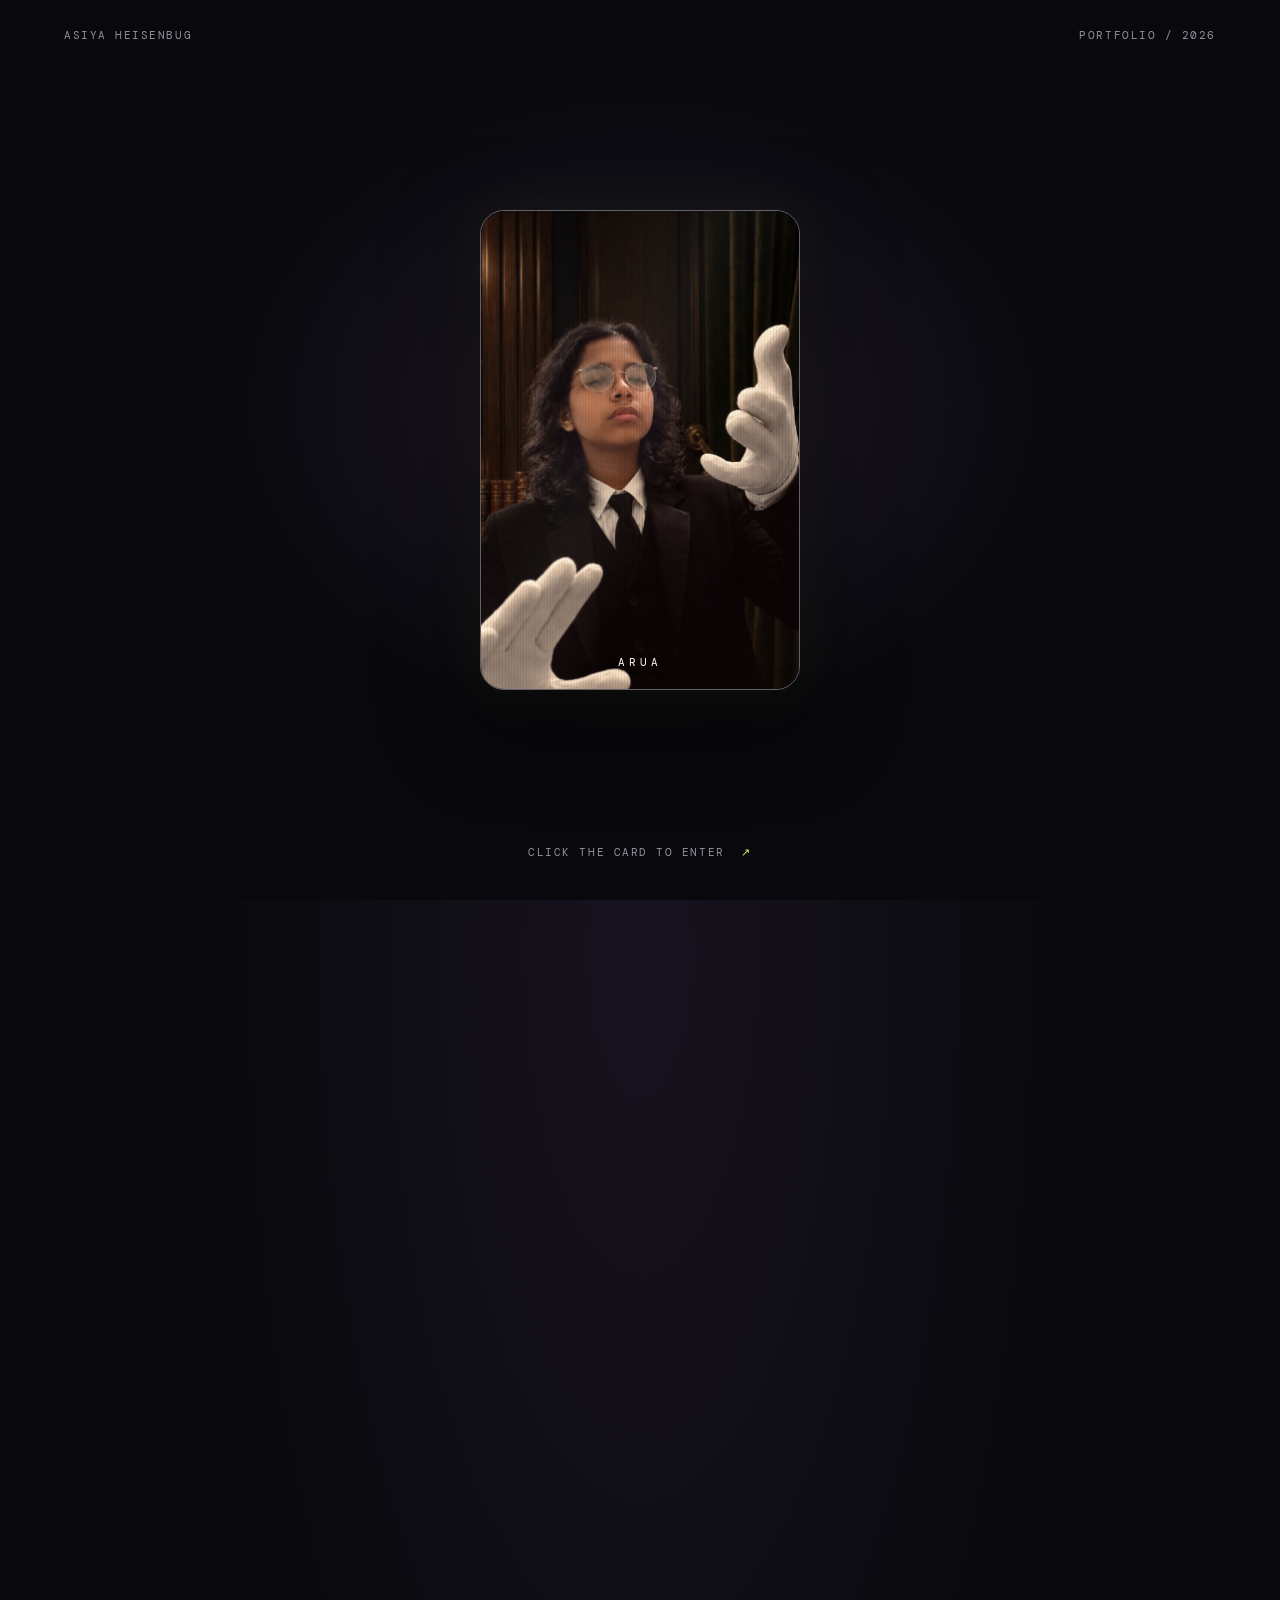
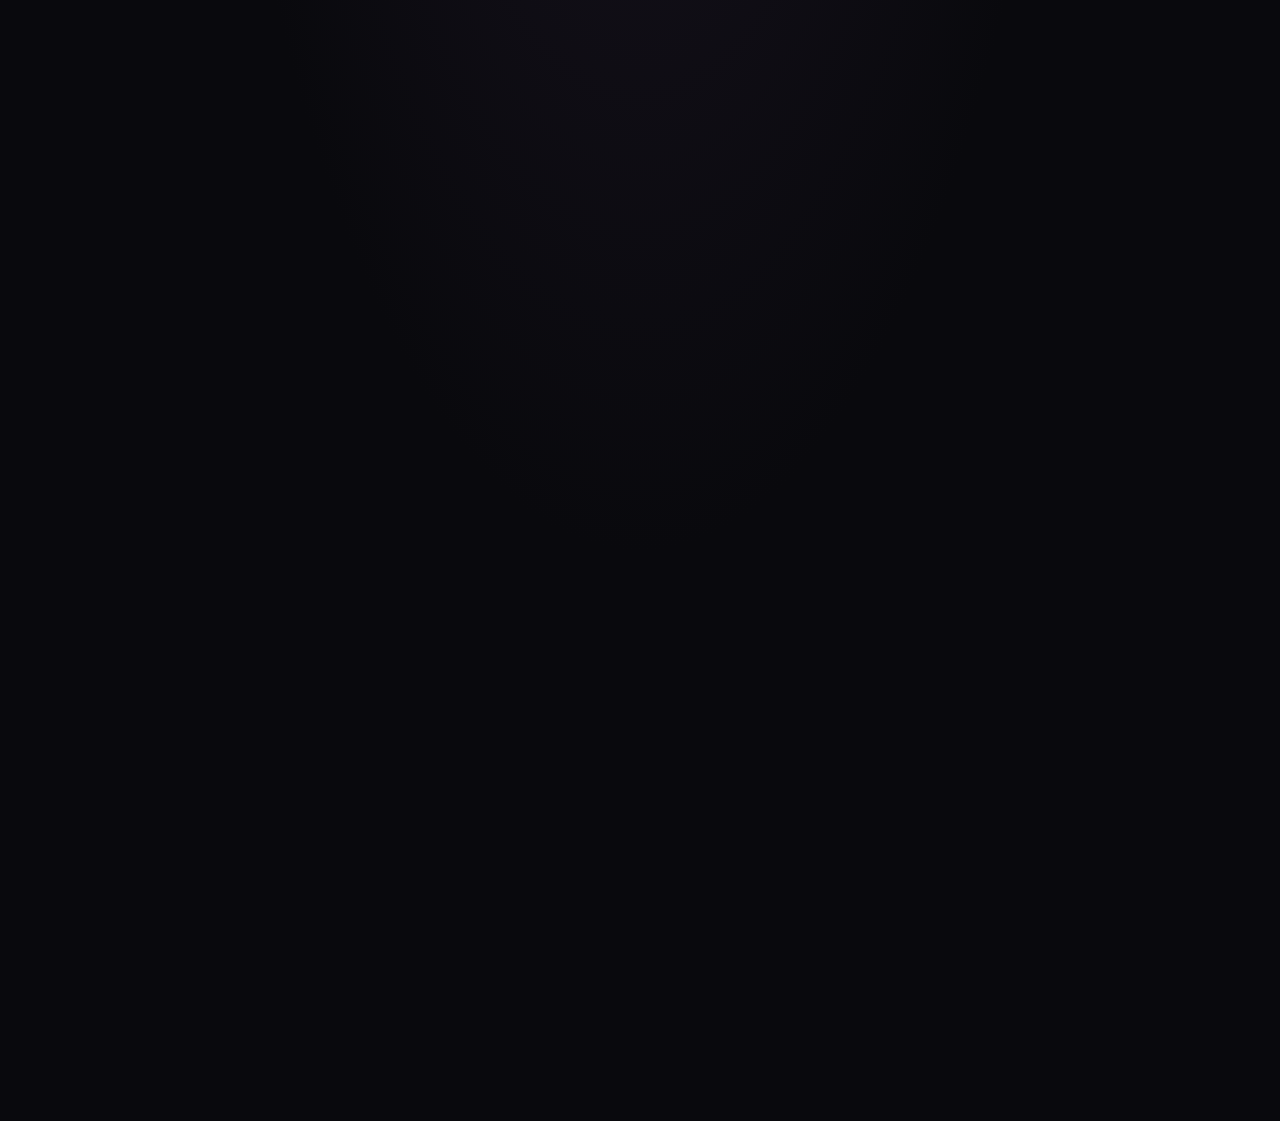
<file: index.html>
<!DOCTYPE html>
<html lang="en">
<head>
  <meta charset="UTF-8">
  <meta name="viewport" content="width=device-width, initial-scale=1.0">
  <meta name="theme-color" content="#09090d">
  <title>Asiya Heisenbug — Portfolio</title>
  <link rel="stylesheet" href="card.css">
  <script src="card.js" defer></script>
</head>
<body>
  <div class="entry-stage" id="entry-stage">
    <div class="entry-brand" aria-hidden="true">
      <span>ASIYA HEISENBUG</span>
      <span>PORTFOLIO / 2026</span>
    </div>
    <div
      class="portfolio-card"
      id="card"
      role="button"
      tabindex="0"
      aria-label="Open Asiya's portfolio"
      aria-pressed="false"
    >
      <canvas id="lenticular"></canvas>
      <div class="shine"></div>
      <div class="card-label">ARUA</div>
    </div>
    <p class="click-hint">CLICK THE CARD TO ENTER <span>↗</span></p>
  </div>

  <main class="site-content" id="top">
    <header class="site-header">
      <a class="wordmark" href="#top">ASIYA<span>®</span></a>
      <nav aria-label="Main navigation">
        <a href="#about">ABOUT</a>
        <a href="#projects">PROJECTS</a>
        <a href="#hobbies">HOBBIES</a>
      </nav>
      <button class="music-toggle" id="music-toggle" type="button" aria-pressed="false">
        SOUND: OFF
      </button>
    </header>

    <p class="music-status" id="music-status" role="status" aria-live="polite"></p>

    <section class="about section-shell" id="about">
      <p class="eyebrow"><span>01</span> THE PERSON BEHIND THE PIXELS</p>
      <div class="about-copy">
        <h1>Hi, I’m Asiya.<br><span class="accent-text">I make things</span> happen.</h1>
        <p class="typewriter-copy">
          <span id="typed-intro"></span><span class="cursor" aria-hidden="true"></span>
        </p>
      </div>
      <div class="about-foot">
        <span>THIRD-YEAR BSc COMPUTER SCIENCE (AI)</span>
        <span>BUILT WITH CURIOSITY &amp; A LITTLE ATTITUDE</span>
      </div>
    </section>

    <section class="projects section-shell" id="projects">
      <div class="section-heading">
        <p class="eyebrow"><span>02</span> THINGS I’VE BUILT</p>
        <h2>Selected <span class="accent-text">projects</span></h2>
      </div>
      <div class="project-list">
        <article class="project-row">
          <div class="project-notes">
            <span class="project-index">PROJECT 01 / PRIVACY + AI</span>
            <p>A privacy-minded gateway exploring the detection and de-identification of PHI and PII.</p>
          </div>
          <a
            class="project-link"
            href="https://github.com/Asiya-Heisenbug/P2-PHI-PII-de-identification-gateway_"
            target="_blank"
            rel="noopener noreferrer"
          >
            <span class="project-name">PHI / PII<br>GATEWAY</span>
            <span class="project-arrow" aria-hidden="true">↗</span>
          </a>
        </article>

        <article class="project-row">
          <div class="project-notes">
            <span class="project-index">PROJECT 02 / AUDIO + STORY</span>
            <p>An experiment in dialogue dubbing, where voices and storytelling meet a bit of code.</p>
          </div>
          <a
            class="project-link"
            href="https://github.com/Asiya-Heisenbug/Dialogue-dubber"
            target="_blank"
            rel="noopener noreferrer"
          >
            <span class="project-name">DIALOGUE<br>DUBBER</span>
            <span class="project-arrow" aria-hidden="true">↗</span>
          </a>
        </article>

        <article class="project-row">
          <div class="project-notes">
            <span class="project-index">PROJECT 03 / COMPUTER VISION</span>
            <p>A playful gesture-led project bringing computer vision and meme energy together.</p>
          </div>
          <a
            class="project-link"
            href="https://github.com/Asiya-Heisenbug/meme_gesture_project"
            target="_blank"
            rel="noopener noreferrer"
          >
            <span class="project-name">MEME<br>GESTURES</span>
            <span class="project-arrow" aria-hidden="true">↗</span>
          </a>
        </article>
      </div>
    </section>

    <section class="hobbies section-shell" id="hobbies">
      <div class="section-heading">
        <p class="eyebrow"><span>03</span> OFF THE SCREEN (SOMETIMES)</p>
        <h2>Other ways I <span class="accent-text">make stuff</span></h2>
        <p class="hobby-intro">
          Photography, video editing, and painting — because apparently one canvas is never enough.
        </p>
      </div>
      <div class="art-grid" aria-label="Painting gallery">
        <figure class="artwork artwork-one">
          <div class="art-placeholder" role="img" aria-label="Placeholder for Asiya's first painting">
            <span>YOUR PAINTING</span>
            <span>01</span>
          </div>
          <figcaption>PAINTING 01</figcaption>
        </figure>
        <figure class="artwork artwork-two">
          <div class="art-placeholder" role="img" aria-label="Placeholder for Asiya's second painting">
            <span>YOUR PAINTING</span>
            <span>02</span>
          </div>
          <figcaption>PAINTING 02</figcaption>
        </figure>
        <figure class="artwork artwork-three">
          <div class="art-placeholder" role="img" aria-label="Placeholder for Asiya's third painting">
            <span>YOUR PAINTING</span>
            <span>03</span>
          </div>
          <figcaption>PAINTING 03</figcaption>
        </figure>
      </div>
    </section>

    <footer class="site-footer">
      <span>MADE BY ASIYA, OBVIOUSLY.</span>
      <a href="#top">BACK TO TOP ↑</a>
    </footer>
  </main>

  <audio id="soundtrack" src="sexyback.mp3" preload="none" loop></audio>
</body>
</html>
</file>
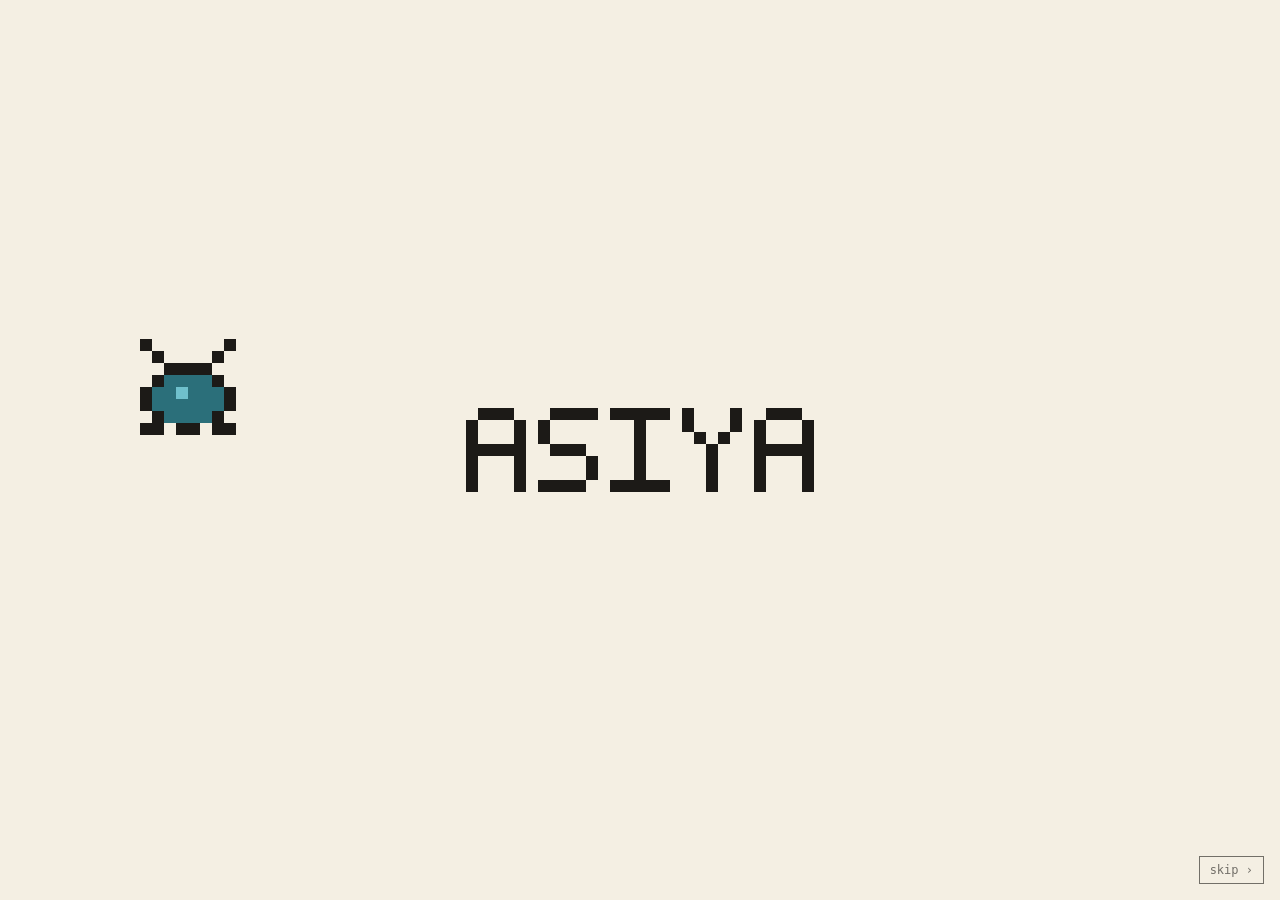
<file: Asiya — Portfolio Intro.html>
<!DOCTYPE html>
<html lang="en">
<head>
  <meta charset="utf-8">
  <meta name="viewport" content="width=device-width, initial-scale=1, viewport-fit=cover">
  <title>Asiya — Portfolio</title>
  <style>
    :root {
      --bg: #f4efe3;
      --fg: #1c1a17;
      --mut: #6b655a;
      --card: #e8e1d0;
      --acc: #c8281f;
      box-sizing: border-box;
      padding-top: env(safe-area-inset-top, 0px);
      padding-bottom: env(safe-area-inset-bottom, 0px);
    }

    @media (prefers-color-scheme: dark) {
      :root:not([data-theme="light"]) {
        --bg: #14120f;
        --fg: #f1ebdd;
        --mut: #a39d90;
        --card: #201d18;
      }
    }

    :root[data-theme="dark"] {
      --bg: #14120f;
      --fg: #f1ebdd;
      --mut: #a39d90;
      --card: #201d18;
    }

    html {
      scroll-padding-top: env(safe-area-inset-top, 0px);
    }

    * {
      box-sizing: border-box;
    }

    body {
      margin: 0;
      background: var(--bg);
      font-family: ui-monospace, Menlo, Consolas, monospace;
      min-height: 100vh;
    }

    #c {
      position: fixed;
      inset: 0;
      width: 100%;
      height: 100%;
      z-index: 10;
      transition: filter .7s ease, opacity .7s ease;
      background: #000;
    }

    #skip {
      position: fixed;
      right: 16px;
      bottom: calc(16px + env(safe-area-inset-bottom, 0px));
      z-index: 11;
      background: none;
      border: 1px solid #1c1a17;
      color: #1c1a17;
      font: inherit;
      font-size: 12px;
      padding: 6px 10px;
      cursor: pointer;
      opacity: .6;
    }

  </style>
</head>
<body>
  <canvas id="c"></canvas>
  <button id="skip">skip ›</button>
  <script>
    const F = {
      A: [".###.", "#...#", "#...#", "#####", "#...#", "#...#", "#...#"],
      S: [".####", "#....", "#....", ".###.", "....#", "....#", "####."],
      I: ["#####", "..#..", "..#..", "..#..", "..#..", "..#..", "#####"],
      Y: ["#...#", "#...#", ".#.#.", "..#..", "..#..", "..#..", "..#.."],
      H: ["#...#", "#...#", "#...#", "#####", "#...#", "#...#", "#...#"],
      E: ["#####", "#....", "#....", "####.", "#....", "#....", "#####"],
      B: ["####.", "#...#", "#...#", "####.", "#...#", "#...#", "####."],
      U: ["#...#", "#...#", "#...#", "#...#", "#...#", "#...#", ".###."],
      G: [".####", "#....", "#....", "#.###", "#...#", "#...#", ".###."],
      N: ["#...#", "##..#", "##..#", "#.#.#", "#..##", "#..##", "#...#"]
    };
    const SP = [
      [
        "..k......k..",
        "...k....k...",
        "....kkkk....",
        "...kBBBBk...",
        "..kBBbBBBk..",
        "..kBBBBBBk..",
        "...kBBBBk...",
        "..kk.kk.kk.."
      ],
      [
        "...k....k...",
        "....kkkk....",
        "...kRRRRk...",
        "..kRkRRkRk..",
        "..kRRRkRRk..",
        "..kRkRRkRk..",
        "...kRRRRk...",
        "..kk.kk.kk.."
      ],
      [
        "..ww....ww..",
        ".wwww..wwww.",
        "..wwwkkwww..",
        "...kkkkkk...",
        "..rkkggkkr..",
        "...kkkkkk...",
        "..k.k..k.k..",
        "............"
      ],
      [
        "..........k.",
        "...GGGGG.GG.",
        "..GGGGGGGGGk",
        ".dGGGGGGGGG.",
        "dd.d.d..G.G.",
        "d..d.d.d.d..",
        "d...........",
        ".d.........."
      ]
    ];
    const PAL = {
      k: '#1c1a17',
      B: '#2b6f7a',
      b: '#6fc0cc',
      R: '#d6342c',
      g: '#8a8a8a',
      w: '#bfe3ee',
      r: '#d6342c',
      G: '#6fb83a',
      d: '#3d7a1e'
    };
    const INK = '#1c1a17',
      RED = '#c8281f';
    const HOPS = [[-13, 0], [2, 1], [14, 1], [25, 1], [9, 1], [30, 0]],
      SPI = [0, 0, 1, 2, 3, 3];
    const cv = document.getElementById('c'),
      ctx = cv.getContext('2d'),
      skip = document.getElementById('skip');
    let W, H, s, done = false, parts = [], burst = false, poofed = {};

    function size() {
      const d = Math.min(devicePixelRatio || 1, 2);
      W = innerWidth;
      H = innerHeight;
      cv.width = W * d;
      cv.height = H * d;
      ctx.setTransform(d, 0, 0, d, 0, 0);
      ctx.imageSmoothingEnabled = false;
      s = Math.max(2, Math.floor(W * .94 / 96));
    }

    size();
    addEventListener('resize', size);
    const cl = x => Math.max(0, Math.min(1, x)),
      eo = x => 1 - Math.pow(1 - cl(x), 3),
      sm = x => {
        x = cl(x);
        return x * x * (3 - 2 * x);
      };

    function px(x, y, w, h, c) {
      ctx.fillStyle = c;
      ctx.fillRect(Math.round(x), Math.round(y), Math.ceil(w), Math.ceil(h));
    }

    function word(str, x, y, col, off) {
      for (let i = 0; i < str.length; i++) {
        const g = F[str[i]],
          o = off ? off(i) : 0;
        if (o === null) continue;
        for (let r = 0; r < 7; r++) {
          for (let c = 0; c < 5; c++) {
            if (g[r][c] === '#') px(x + o + (i * 6 + c) * s, y + r * s, s, s, col);
          }
        }
      }
    }

    function bug(k, x, y, sx, sy) {
      const sp = SP[k];
      for (let r = 0; r < 8; r++) {
        for (let c = 0; c < 12; c++) {
          const ch = sp[r][c];
          if (ch !== '.') px(x + c * s * sx, y + r * s * sy, s * sx, s * sy, PAL[ch]);
        }
      }
    }

    function spawn(x, y, n) {
      const cols = ['#d6342c', '#6fb83a', '#2b6f7a', '#1c1a17', '#e8b923'];
      for (let i = 0; i < n; i++) {
        parts.push({
          x,
          y,
          vx: (Math.random() - .5) * s * 2.6,
          vy: -Math.random() * s * 1.8,
          l: 30 + Math.random() * 20,
          c: cols[i % 5]
        });
      }
    }

    function open() {
      if (done) return;
      done = true;
      cv.style.filter = 'blur(18px)';
      cv.style.opacity = 0;
      skip.style.opacity = 0;
      setTimeout(() => {
        window.location.href = 'index.html';
      }, 700);
    }

    skip.onclick = open;
    const t0 = performance.now();

    function frame(now) {
      if (done) return;
      const t = now - t0;

      ctx.save();
      ctx.fillStyle = '#f4efe3';
      ctx.fillRect(0, 0, W, H);
      if (t >= 6150) {
        ctx.restore();
        open();
        return;
      }

      const yt = Math.round(H / 2 - 3.5 * s),
        cx = (W - 29 * s) / 2,
        x0 = (W - 96 * s) / 2,
        ax = cx + (x0 - cx) * sm((t - 3600) / 1000);
      if (t > 5800) {
        const a = 1 - (t - 5800) / 350;
        ctx.translate((Math.random() - .5) * 2.5 * s * a, (Math.random() - .5) * 1.5 * s * a);
      }

      word('ASIYA', ax, yt, INK, i => {
        const p = (t - i * 120) / 450;
        return p <= 0 ? null : -(1 - eo(p)) * W * .6;
      });
      const pos = h => ({ x: ax + h[0] * s, y: h[1] ? yt - 8 * s : yt - s });

      if (t >= 1000) {
        let bx, by, k, sx = 1, sy = 1;
        if (t < 4900) {
          const n = Math.floor((t - 1000) / 650),
            e = ((t - 1000) % 650) / 650,
            a = n ? pos(HOPS[n - 1]) : { x: -14 * s, y: yt - s },
            z = pos(HOPS[n]);
          bx = a.x + (z.x - a.x) * e;
          by = a.y + (z.y - a.y) * e - Math.sin(Math.PI * e) * 5 * s;
          k = SPI[n];
          if (n && SPI[n] !== SPI[n - 1] && e < .1 && !poofed[n]) {
            poofed[n] = 1;
            spawn(bx + 6 * s, by + 4 * s, 10);
          }
        } else {
          const z = pos(HOPS[5]);
          bx = z.x;
          by = z.y;
          k = SPI[5];
          if (t > 5250 && t < 5500) bx += (Math.floor(t / 45) % 2 ? 1 : -1) * s;
        }
        if (t >= 5800) {
          const q = cl((t - 5800) / 120);
          sx = 1 - .67 * q;
          sy = 1 + .15 * q;
          by = by + 8 * s - 8 * s * sy;
        }
        bug(k, bx, by, sx, sy);
      }

      if (t >= 5500) {
        const p = cl((t - 5500) / 300),
          st = W + 10 * s;
        let hx = st + ((ax + 43 * s) - st) * p * p * p;
        if (t >= 5800) hx = ax + (43 - 9 * cl((t - 5800) / 120)) * s;
        if (p < 1) {
          ctx.globalAlpha = .18;
          for (let g = 1; g <= 3; g++) word('HEISENBUG', hx + g * 5 * s, yt, RED);
          ctx.globalAlpha = 1;
        }
        word('HEISENBUG', hx, yt, RED);
      }

      if (t >= 5800 && !burst) {
        burst = true;
        spawn(ax + 34 * s, yt + 4 * s, 30);
      }
      parts.forEach(p => {
        p.x += p.vx;
        p.y += p.vy;
        p.vy += s * .12;
        p.l--;
        if (p.l > 0) px(p.x, p.y, s, s, p.c);
      });
      if (t > 5800 && t < 5900) {
        ctx.fillStyle = 'rgba(255,255,255,' + .9 * (1 - (t - 5800) / 100) + ')';
        ctx.fillRect(-50, -50, W + 100, H + 100);
      }
      ctx.restore();
      requestAnimationFrame(frame);
    }

    requestAnimationFrame(frame);
  </script>
</body>
</html>
</file>
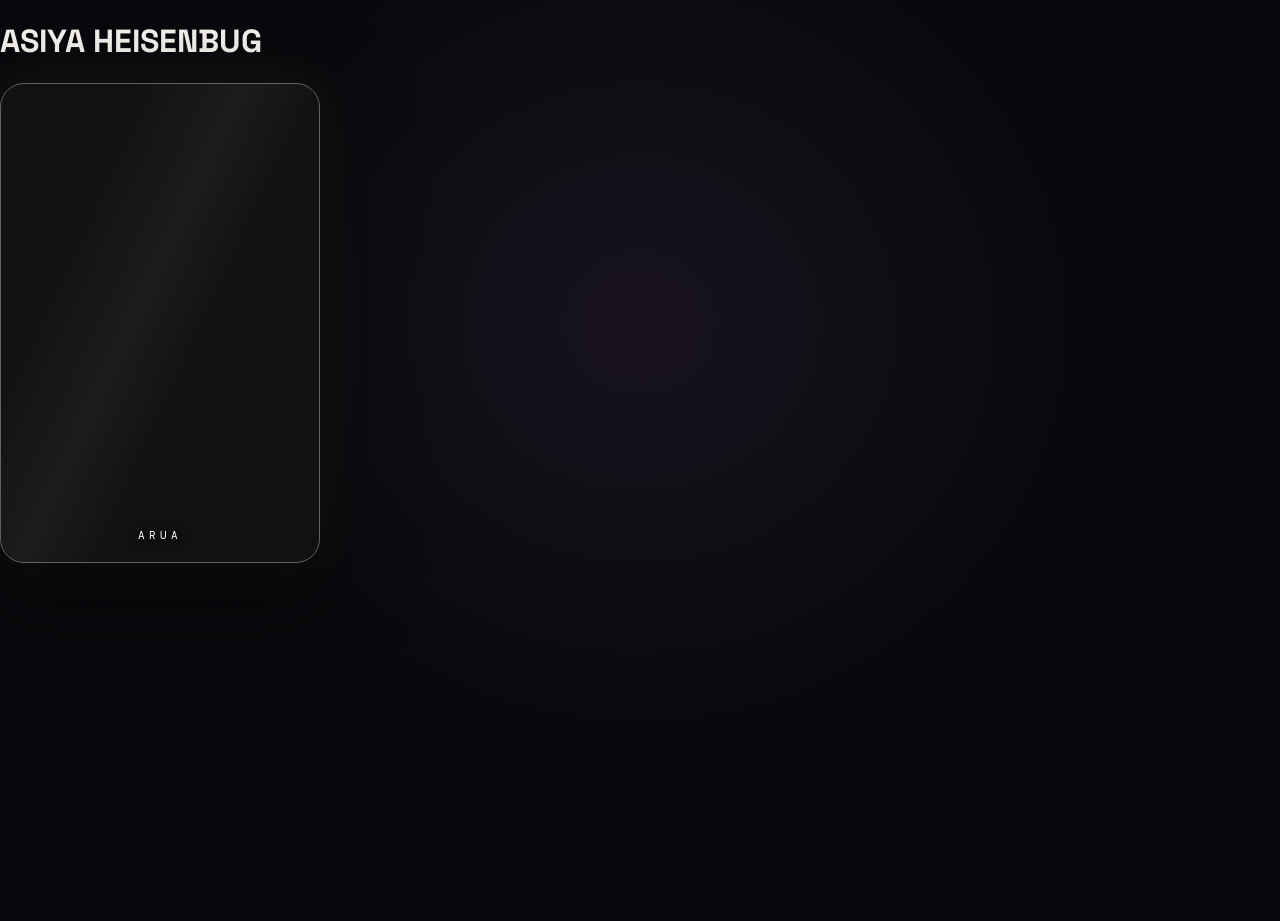
<file: card.html>
<!DOCTYPE html>
<html lang="en">
<head>
  <meta charset="UTF-8" />
  <meta name="viewport" content="width=device-width, initial-scale=1.0" />
  <title>My Lenticular Portfolio</title>
  <link rel="stylesheet" href="card.css" />
  <script src="card.js" defer></script>
</head>
<body>
  <h1 class="portfolio-title">ASIYA HEISENBUG</h1>
  <div class="portfolio-card" id="card">
    <canvas id="lenticular"></canvas>
    <div class="shine"></div>
    <div class="card-label">ARUA</div>
  </div>
</body>
</html>
</file>
<file: card.css>
@import url('https://fonts.googleapis.com/css2?family=DM+Mono:wght@400;500&family=Space+Grotesk:wght@400;500;600;700&display=swap');

:root {
  color-scheme: dark;
  --bg: #09090d;
  --surface: #111117;
  --line: #282832;
  --text: #f4f0ec;
  --muted: #92919e;
  --accent: #d3ff61;
  --pink: #ff6f91;
  --mono: "DM Mono", "Courier New", monospace;
  --display: "Space Grotesk", Arial, sans-serif;
}

* {
  box-sizing: border-box;
}

html {
  scroll-behavior: smooth;
  scroll-padding-top: 90px;
}

body {
  min-width: 320px;
  min-height: 100vh;
  margin: 0;
  overflow: hidden;
  background:
    radial-gradient(ellipse at 50% 35%, #18131f 0, transparent 48%),
    var(--bg);
  color: var(--text);
  font-family: var(--display);
}

button,
a {
  color: inherit;
}

a {
  text-decoration: none;
}

.entry-stage {
  position: fixed;
  z-index: 10;
  inset: 0;
  display: grid;
  place-items: center;
  overflow: hidden;
  background:
    radial-gradient(ellipse at 50% 45%, #21182a 0, transparent 46%),
    var(--bg);
  transition: background .8s ease;
}

.entry-brand {
  position: absolute;
  top: 28px;
  right: 5vw;
  left: 5vw;
  display: flex;
  justify-content: space-between;
  color: var(--muted);
  font: 11px var(--mono);
  letter-spacing: .14em;
  transition: opacity .4s ease;
}

.portfolio-card {
  position: relative;
  width: min(320px, 72vw);
  height: min(480px, 68vh);
  min-height: 340px;
  overflow: hidden;
  border: 1px solid #62616b;
  border-radius: 24px;
  background: #111;
  box-shadow: 0 28px 90px #0009, 0 0 60px #d3ff6114;
  cursor: pointer;
  transform-style: preserve-3d;
  transition:
    width .9s cubic-bezier(.2, .75, .2, 1),
    height .9s cubic-bezier(.2, .75, .2, 1),
    top .9s cubic-bezier(.2, .75, .2, 1),
    right .9s cubic-bezier(.2, .75, .2, 1),
    border-radius .9s ease,
    box-shadow .5s ease,
    transform .12s ease-out;
  -webkit-tap-highlight-color: transparent;
}

.portfolio-card:focus-visible {
  outline: 2px solid var(--accent);
  outline-offset: 7px;
}

.portfolio-card canvas {
  display: block;
  width: 100%;
  height: 100%;
}

.shine {
  position: absolute;
  inset: 0;
  border-radius: inherit;
  background: linear-gradient(115deg, transparent 25%, #ffffff18 45%, transparent 60%);
  opacity: .5;
  mix-blend-mode: screen;
  pointer-events: none;
}

.card-label {
  position: absolute;
  bottom: 20px;
  left: 0;
  width: 100%;
  color: white;
  font: 11px var(--mono);
  letter-spacing: 4px;
  text-align: center;
  text-shadow: 0 2px 8px #000;
  pointer-events: none;
}

.click-hint {
  position: absolute;
  bottom: 30px;
  color: var(--muted);
  font: 11px var(--mono);
  letter-spacing: .14em;
  animation: hint-pulse 1.8s ease-in-out infinite;
  transition: opacity .35s ease;
}

.click-hint span {
  padding-left: 8px;
  color: var(--accent);
}

.site-content {
  width: min(100% - 10vw, 1120px);
  margin: 0 auto;
  padding-top: 26px;
  opacity: 0;
  visibility: hidden;
  transition: opacity .8s ease .55s, visibility 0s linear 1.35s;
}

.is-open {
  overflow-x: hidden;
  overflow-y: auto;
  background:
    radial-gradient(ellipse at 15% 18%, #21182a 0, transparent 31%),
    var(--bg);
}

.is-open .entry-stage {
  position: static;
  inset: auto;
  display: block;
  height: 0;
  overflow: visible;
  background: transparent;
  pointer-events: none;
}

.is-open .entry-brand,
.is-open .click-hint {
  opacity: 0;
}

.is-open .portfolio-card {
  position: absolute;
  z-index: 20;
  top: 180px;
  right: max(5vw, calc((100vw - 1120px) / 2));
  width: min(22vw, 250px);
  height: min(34vw, 375px);
  min-height: 0;
  border-radius: 18px;
  box-shadow: 0 18px 55px #0008, 0 0 42px #d3ff6114;
  cursor: default;
  pointer-events: none;
  transform: none !important;
}

.is-open .card-label {
  bottom: 8px;
  font-size: 8px;
  letter-spacing: 2px;
}

.is-open .site-content {
  opacity: 1;
  visibility: visible;
  transition: opacity .8s ease .55s, visibility 0s;
}

.site-header {
  min-height: 60px;
  display: flex;
  align-items: center;
  justify-content: space-between;
  gap: 24px;
  padding-right: 145px;
  border-bottom: 1px solid var(--line);
}

.wordmark {
  font-size: 16px;
  font-weight: 700;
  letter-spacing: -.04em;
}

.wordmark span {
  padding-left: 3px;
  color: var(--accent);
  font: 10px var(--mono);
}

.site-header nav {
  display: flex;
  gap: clamp(16px, 3vw, 36px);
}

.site-header nav a,
.music-toggle,
.music-status {
  color: var(--muted);
  font: 10px var(--mono);
  letter-spacing: .1em;
}

.site-header nav a,
.site-footer a {
  transition: color .2s ease;
}

.site-header nav a:hover,
.site-footer a:hover {
  color: var(--accent);
}

.music-toggle {
  padding: 9px 0 9px 8px;
  border: 0;
  background: none;
  cursor: pointer;
  white-space: nowrap;
}

.music-toggle:hover,
.music-toggle[aria-pressed="true"] {
  color: var(--accent);
}

.music-status {
  position: absolute;
  top: 92px;
  right: max(5vw, calc((100vw - 1120px) / 2));
  width: 210px;
  margin: 0;
  color: var(--pink);
  font-size: 9px;
  line-height: 1.6;
  text-align: right;
}

.section-shell {
  padding: 100px 0;
  border-bottom: 1px solid var(--line);
}

.about {
  min-height: 590px;
  display: flex;
  flex-direction: column;
  justify-content: center;
  padding-top: 95px;
}

.eyebrow,
.project-index,
.about-foot,
.site-footer,
.artwork figcaption {
  color: var(--muted);
  font: 10px var(--mono);
  letter-spacing: .13em;
}

.eyebrow {
  margin: 0 0 30px;
}

.eyebrow span {
  padding-right: 12px;
  color: var(--accent);
}

.about-copy {
  max-width: 820px;
}

.about h1,
.section-heading h2 {
  margin: 0;
  font-size: clamp(48px, 8vw, 100px);
  font-weight: 600;
  letter-spacing: -.075em;
  line-height: .96;
}

.accent-text {
  color: var(--accent);
}

.typewriter-copy {
  max-width: 690px;
  min-height: 108px;
  margin: 34px 0 0;
  color: #c5c2cd;
  font-size: clamp(16px, 2vw, 20px);
  line-height: 1.8;
}

.cursor {
  display: inline-block;
  width: 8px;
  height: 1em;
  margin-left: 3px;
  background: var(--accent);
  vertical-align: -.12em;
  animation: cursor-blink .8s steps(2, start) infinite;
}

.about-foot {
  display: flex;
  justify-content: space-between;
  gap: 20px;
  margin-top: 58px;
  font-size: 9px;
}

.projects {
  padding-top: 90px;
}

.section-heading {
  margin-bottom: 44px;
}

.section-heading h2 {
  font-size: clamp(42px, 6vw, 72px);
}

.project-row {
  display: grid;
  grid-template-columns: 1fr 1.1fr;
  min-height: 190px;
  border-top: 1px solid var(--line);
}

.project-notes {
  display: flex;
  flex-direction: column;
  justify-content: center;
  padding: 28px 40px 28px 0;
}

.project-index {
  color: var(--accent);
  font-size: 9px;
}

.project-notes p {
  max-width: 340px;
  margin: 18px 0 0;
  color: var(--muted);
  font-size: 15px;
  line-height: 1.65;
}

.project-link {
  display: flex;
  align-items: center;
  justify-content: space-between;
  gap: 20px;
  padding: 30px;
  background: linear-gradient(110deg, #15151d, #101015);
  transition: background .25s ease, padding .25s ease;
}

.project-link:hover {
  padding-right: 22px;
  padding-left: 38px;
  background: linear-gradient(110deg, #202022, #19151d);
}

.project-name {
  font-size: clamp(24px, 4vw, 44px);
  font-weight: 600;
  letter-spacing: -.055em;
  line-height: 1.02;
}

.project-arrow {
  color: var(--accent);
  font-size: 25px;
}

.hobbies {
  padding-top: 90px;
  padding-bottom: 110px;
}

.hobby-intro {
  max-width: 560px;
  margin: 20px 0 0;
  color: var(--muted);
  font-size: 16px;
  line-height: 1.7;
}

.art-grid {
  display: grid;
  grid-template-columns: repeat(3, minmax(0, 1fr));
  gap: 20px;
}

.artwork {
  min-width: 0;
  margin: 0;
}

.art-placeholder {
  aspect-ratio: 4 / 5;
  display: flex;
  flex-direction: column;
  align-items: center;
  justify-content: center;
  gap: 4px;
  overflow: hidden;
  color: #f4f0ecb8;
  font: 10px var(--mono);
  letter-spacing: .15em;
  background-color: #1a1820;
  background-image:
    radial-gradient(ellipse at 35% 35%, #ff8b6e99 0 5%, transparent 36%),
    radial-gradient(ellipse at 70% 62%, #9383de99 0 9%, transparent 38%),
    linear-gradient(145deg, #27202d, #121218 72%);
}

.artwork-two .art-placeholder {
  background-image:
    radial-gradient(ellipse at 62% 28%, #d3ff6175 0 7%, transparent 36%),
    radial-gradient(ellipse at 35% 68%, #ff6f9185 0 11%, transparent 42%),
    linear-gradient(135deg, #22251c, #15131a 70%);
}

.artwork-three .art-placeholder {
  background-image:
    radial-gradient(ellipse at 48% 42%, #9b8cff99 0 6%, transparent 34%),
    radial-gradient(ellipse at 78% 76%, #ffbf6e7a 0 10%, transparent 42%),
    linear-gradient(150deg, #201b29, #111116 75%);
}

.art-placeholder span:last-child {
  color: var(--accent);
  font-size: 32px;
  font-weight: 700;
  letter-spacing: -.06em;
}

.artwork figcaption {
  padding-top: 12px;
  font-size: 9px;
}

.site-footer {
  display: flex;
  justify-content: space-between;
  gap: 20px;
  padding: 26px 0 34px;
}

@keyframes hint-pulse {
  50% {
    opacity: .45;
  }
}

@keyframes cursor-blink {
  to {
    visibility: hidden;
  }
}

@media (max-width: 700px) {
  .entry-brand {
    top: 20px;
    right: 6vw;
    left: 6vw;
    font-size: 9px;
  }

  .portfolio-card {
    width: min(280px, 70vw);
    height: min(420px, 62vh);
    min-height: 300px;
  }

  .is-open .portfolio-card {
    top: 178px;
    right: 5vw;
    width: 76px;
    height: 114px;
  }

  .site-content {
    width: 90%;
    padding-top: 16px;
  }

  .site-header {
    min-height: 55px;
    gap: 10px;
    padding-right: 92px;
  }

  .wordmark {
    font-size: 13px;
  }

  .site-header nav {
    gap: 12px;
  }

  .site-header nav a,
  .music-toggle {
    font-size: 8px;
  }

  .music-toggle {
    position: absolute;
    top: 68px;
    right: 5vw;
  }

  .music-status {
    top: 96px;
    right: 5vw;
    width: 150px;
    font-size: 8px;
  }

  .section-shell {
    padding: 78px 0;
  }

  .about {
    min-height: 590px;
    padding-top: 65px;
  }

  .about h1 {
    font-size: clamp(45px, 12vw, 74px);
    padding-right: 88px;
  }

  .typewriter-copy {
    min-height: 160px;
    margin-top: 26px;
    padding-right: 100px;
    font-size: 16px;
  }

  .about-foot {
    flex-direction: column;
    gap: 10px;
    margin-top: 38px;
    font-size: 8px;
  }

  .project-row {
    grid-template-columns: 1fr;
    padding: 20px 0;
  }

  .project-notes {
    padding: 10px 0 20px;
  }

  .project-notes p {
    margin-top: 10px;
  }

  .project-link {
    min-height: 125px;
    padding: 22px;
  }

  .art-grid {
    gap: 10px;
  }

  .artwork figcaption {
    font-size: 7px;
    letter-spacing: .06em;
  }
}

@media (max-width: 390px) {
  .site-header {
    padding-right: 76px;
  }

  .site-header nav {
    gap: 7px;
  }

  .site-header nav a {
    font-size: 7px;
  }

  .site-header .wordmark {
    font-size: 11px;
  }
}

@media (prefers-reduced-motion: reduce) {
  *,
  *::before,
  *::after {
    scroll-behavior: auto !important;
    animation-duration: .01ms !important;
    animation-iteration-count: 1 !important;
    transition-duration: .01ms !important;
  }
}
</file>
